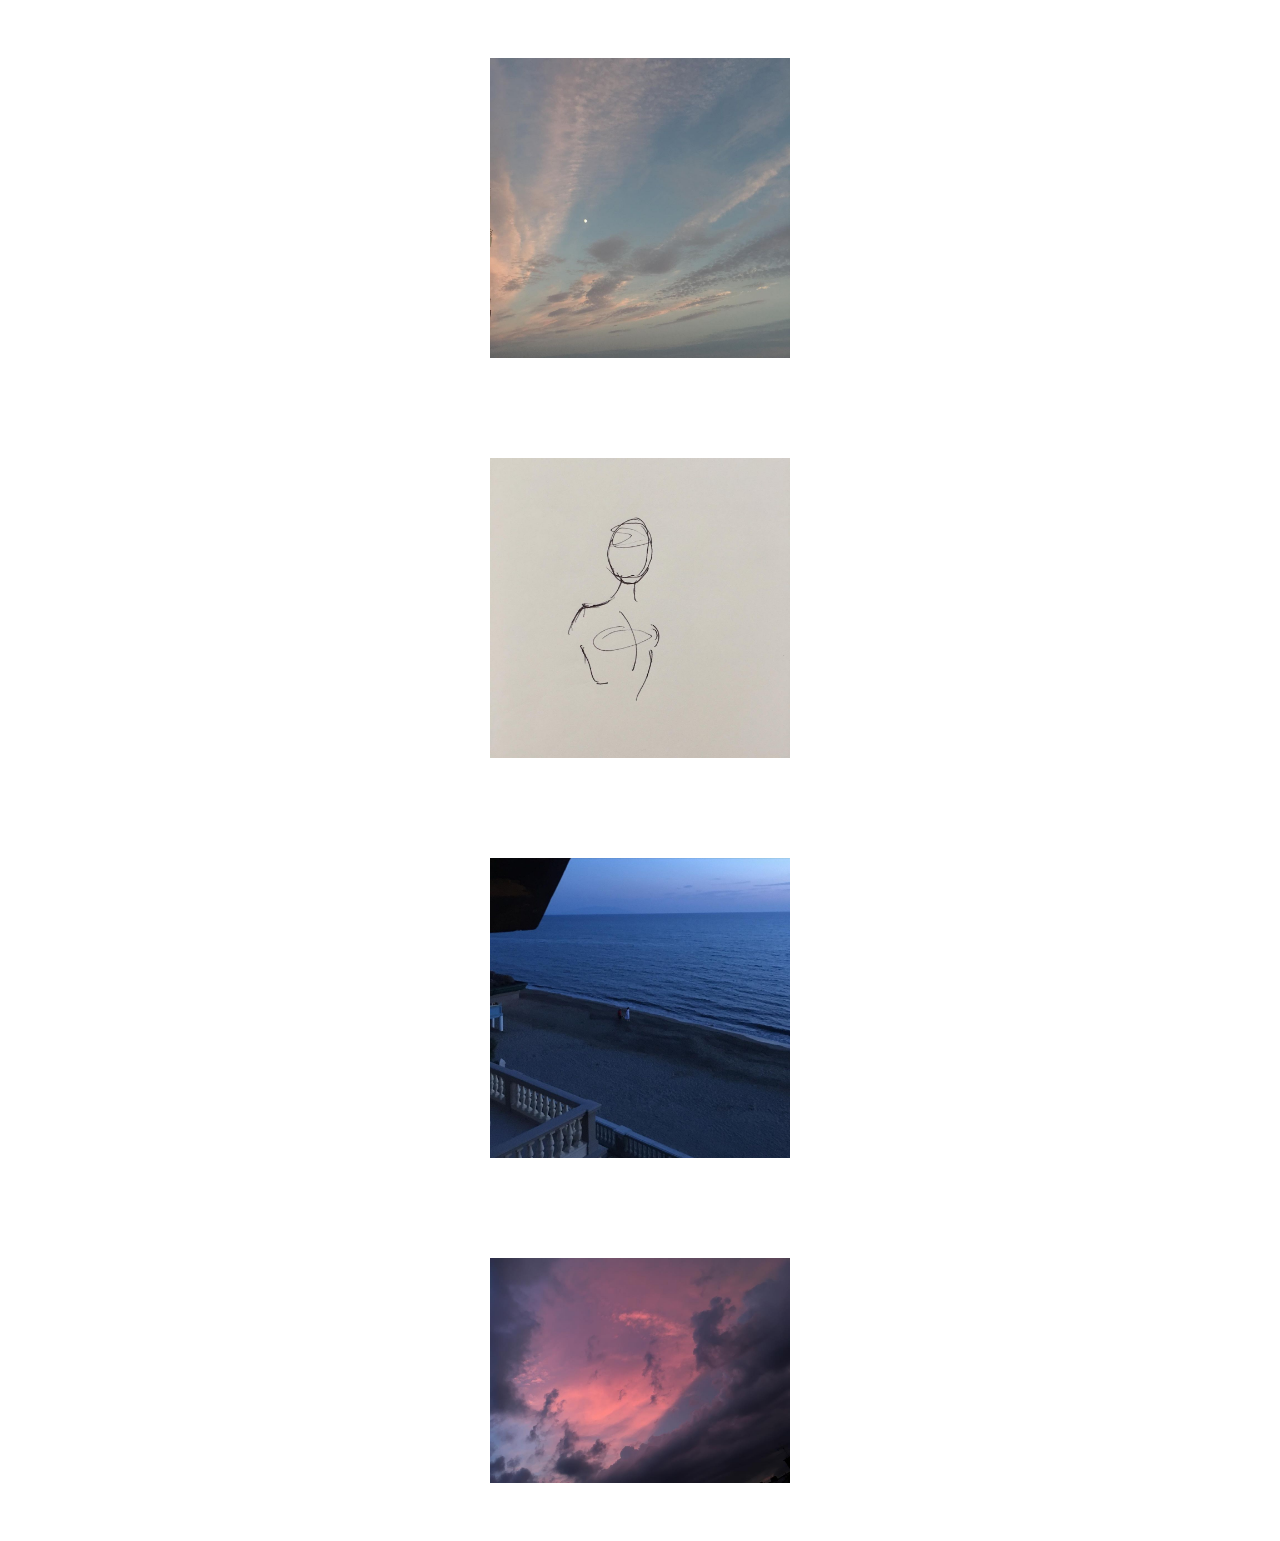
<file: gallerie.html>
<!DOCTYPE html>
<html>

  <head>
    <title>Nina Simon</title>
          <meta charset="UTF-8">
          <link rel="stylesheet" href="style.css">
          <script src="java.js"></script>
          <script src="https://ajax.googleapis.com/ajax/libs/jquery/3.3.1/jquery.min.js"></script> 
          <link rel='icon' href='favicon.ico' type='image/x-icon' >
          <meta name="format-detection" content="telephone=no">
  </head>

<body>

  <svg id="fader"></svg>

  <script>
    fadeInPage();
</script>


  <div class="pics">
    <img class="bild" src="assets/1.jpeg">
    <img class="bild" src="assets/2.jpeg">
    <img class="bild" src="assets/3.jpeg">
    <img class="bild" src="assets/4.jpeg">

  </div>


</body>

</html>
</file>
<file: style.css>
@font-face {
  font-family: 'Helvetica';
  font-style: normal;
  font-weight: normal;
  src: url('fonts/Helvetica.woff') format('woff');
}

/*FADER*/

#fader {
  position: fixed;
  top: 0;
  left: 0;
  width: 100%;
  height: 100%;
  z-index: 999999;
  pointer-events: none;
  background: white;
  animation-duration: 300ms;
  animation-timing-function: ease-in-out;
}

@keyframes fade-out {
  from { opacity: 1 }
    to { opacity: 0 }
}

@keyframes fade-in {
  from { opacity: 0 }
    to { opacity: 1 }
}

#fader.fade-out {
  opacity: 0;
  animation-name: fade-out;
}

#fader.fade-in {
  opacity: 1;
  animation-name: fade-in;
}

.hideme {
  opacity:0;
}

@keyframes fadeInOpacity {
  0% {
    opacity: 0;
  }
  100% {
    opacity: 1;
  }
}

/*FADER END */

::-moz-selection { /* Code for Firefox */
  color: black;
  background: none;
}

::selection {
  color: black;
  background: none;
}

body {
  overflow-x: hidden;
  font-family: 'Helvetica';
  font-size: 11px;
  background-color: #ffffff;
  color: #000000;
}

a {
  color: black;
  text-decoration: none;
}

.content {
  width: 100%;
  height: 100vh;
  display: flex;
  justify-content: center;
  align-items: center;
  flex-direction: column;
}

.simon {
  margin-left: 50px;
  text-align: right;
  display: block;
  padding:0;
}

.nina {
  display: block;
  padding:0;
}

.name {
  width: 5%;
  transition: 1000ms;
  pointer-events: unset;
}

.name:hover {
  width: 50%;
}

.pics {
  display: flex;
  flex-direction: column;
  align-items: center;
  justify-content: center;
}


.bild {
  width: 300px;
  padding: 50px;
}



@media (pointer:none), (pointer:coarse) {
  body {
    font-size: 30px;
  }

  .bild {
    width: 80%;
  }
}
</file>
